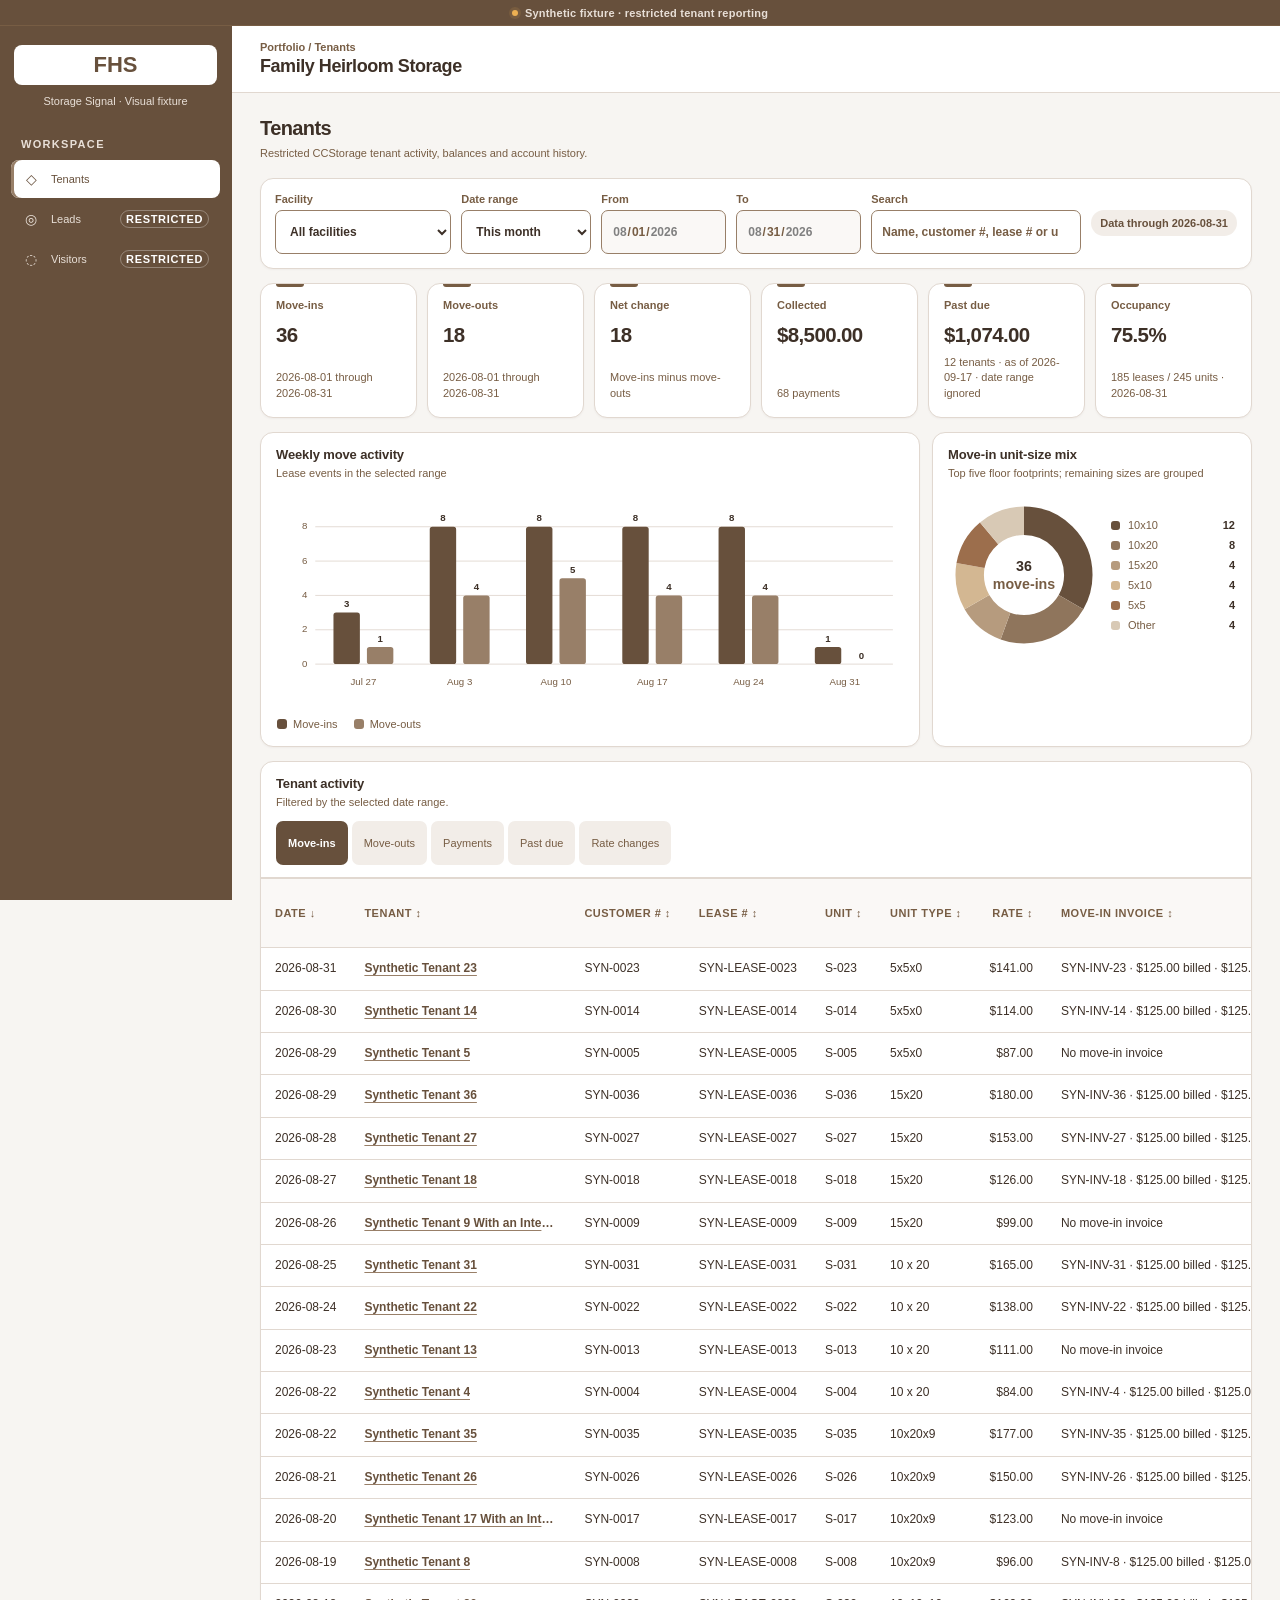
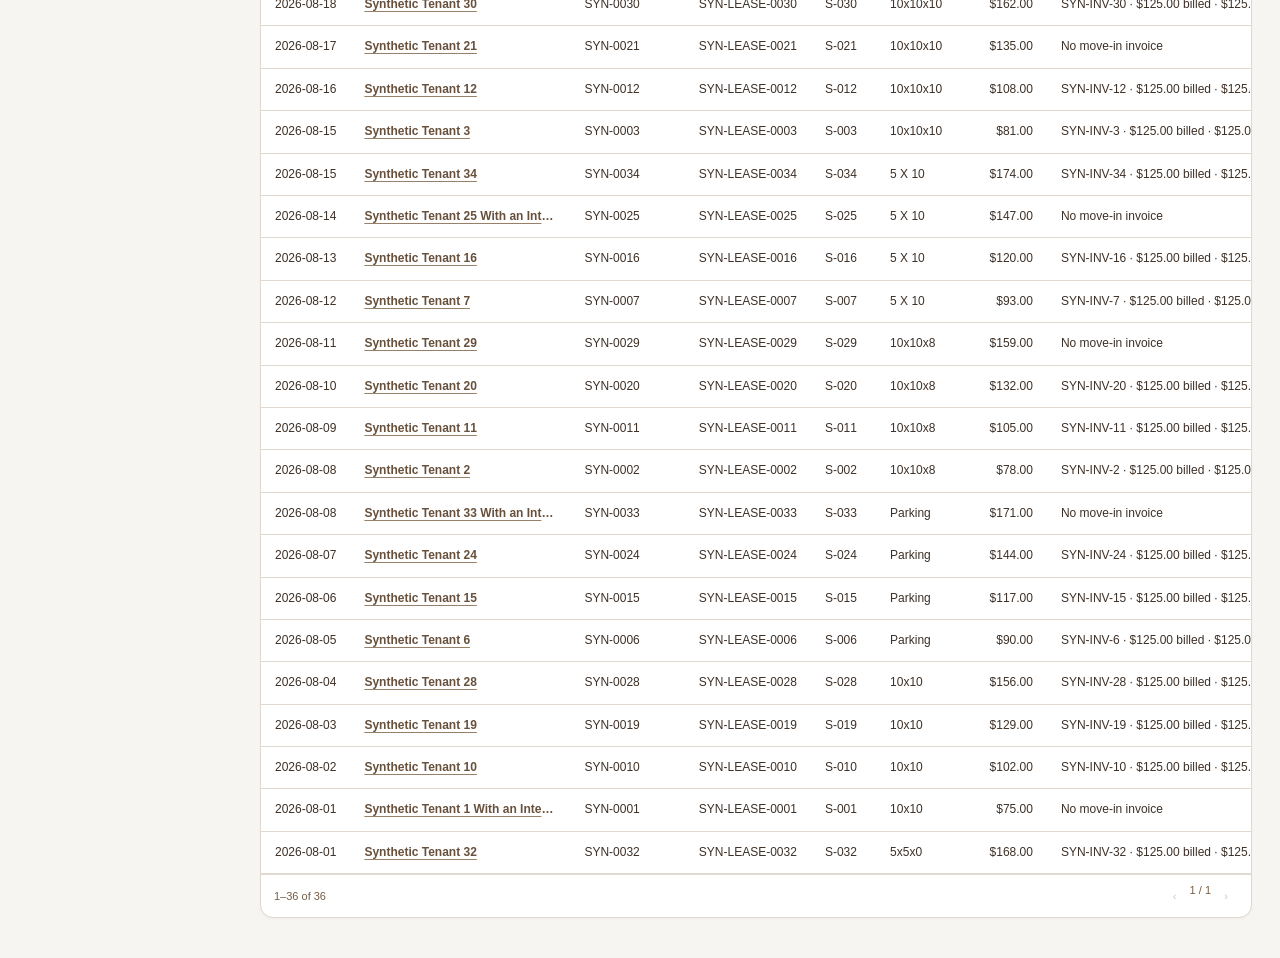
<file: tests/fixtures/tenants-visual.html>
<!doctype html>
<html lang="en">
<head>
  <meta charset="UTF-8" />
  <meta name="viewport" content="width=device-width, initial-scale=1.0" />
  <title>Synthetic Tenants visual fixture</title>
  <link rel="stylesheet" href="../../styles.css" />
  <style>.brand-logo-panel strong { display: block; color: var(--brand-primary); font-size: 22px; text-align: center; }</style>
</head>
<body>
  <div class="prototype-ribbon" id="mode-ribbon"><span class="ribbon-dot"></span>Synthetic fixture · restricted tenant reporting</div>
  <div class="shell">
    <aside class="sidebar">
      <div class="brand"><div class="brand-logo-panel"><strong>FHS</strong></div><span class="brand-caption">Storage Signal · Visual fixture</span></div>
      <nav><p class="nav-label">Workspace</p><button class="nav-item active"><span class="nav-glyph">◇</span>Tenants <span class="nav-restricted">Restricted</span></button><button class="nav-item"><span class="nav-glyph">◎</span>Leads <span class="nav-restricted">Restricted</span></button><button class="nav-item"><span class="nav-glyph">◌</span>Visitors <span class="nav-restricted">Restricted</span></button></nav>
    </aside>
    <div class="main">
      <header class="topbar"><div class="heading"><p>Portfolio / Tenants</p><h1>Family Heirloom Storage</h1></div></header>
      <main id="content">
        <section class="welcome-row"><div><h2>Tenants</h2><p>Restricted CCStorage tenant activity, balances and account history.</p></div></section>
        <section id="tenants-view" aria-label="Restricted tenant reporting"><div id="tenants-root"></div></section>
        <section id="leads-view" class="hidden" aria-label="Restricted lead reporting"><div id="leads-root"></div></section>
        <section id="visitors-view" class="hidden" aria-label="Restricted visitor reporting"><div id="visitors-root"></div></section>
      </main>
    </div>
  </div>
  <dialog class="tenant-dialog" id="tenant-dialog" aria-labelledby="tenant-dialog-title">
    <div class="tenant-dialog-shell">
      <header>
        <div class="tenant-dialog-heading-row">
          <button class="tenant-dialog-back" id="tenant-dialog-back" type="button" hidden>← Back to list</button>
          <div><p class="drawer-eyebrow">Restricted data</p><h2 id="tenant-dialog-title" tabindex="-1">Tenant details</h2></div>
        </div>
        <button class="close-button" id="tenant-dialog-close" type="button" aria-label="Close tenant details">×</button>
      </header>
      <div id="tenant-dialog-body" class="tenant-dialog-body"></div>
    </div>
  </dialog>
  <script src="tenants-visual-fixture.js"></script>
  <script src="journeys-visual-fixture.js"></script>
  <script src="../../tenants.js"></script>
  <script src="../../journeys.js"></script>
  <script>
    const fixture = globalThis.tenantsVisualFixture;
    const journeys = globalThis.journeysVisualFixture;
    const view = globalThis.tenantDashboard.createInitialView(fixture.index);
    const params = new URLSearchParams(location.search);
    const mode = params.get("mode") || "view";
    document.getElementById("tenants-root").innerHTML = globalThis.tenantDashboard.renderTenantView(fixture.index, view);
    if (mode === "list") {
      document.getElementById("tenant-dialog-title").textContent = "Collected";
      document.getElementById("tenant-dialog-body").innerHTML = globalThis.tenantDashboard.renderScorecardDialog("Collected", "payments", fixture.index.payments);
      document.getElementById("tenant-dialog").showModal();
    }
    if (mode === "profile") {
      const profile = Object.values(fixture.facility.profiles)[0];
      const back = document.getElementById("tenant-dialog-back");
      back.hidden = false;
      back.textContent = "← Back to Move-ins";
      document.getElementById("tenant-dialog-title").textContent = profile.name;
      const journeyLeads = journeys.leads.leads.filter(lead => (journeys.leads.byCustomer[profile.customer_id] || []).includes(lead.id));
      document.getElementById("tenant-dialog-body").innerHTML = globalThis.tenantDashboard.renderProfile(profile, fixture.facility.facility.name, journeyLeads);
      document.getElementById("tenant-dialog").showModal();
    }
    if (["leads", "lead", "visitors", "visitor"].includes(mode)) {
      document.getElementById("tenants-view").classList.add("hidden");
      document.querySelector(".welcome-row h2").textContent = mode.startsWith("lead") ? "Leads" : "Visitors";
    }
    if (mode === "leads" || mode === "lead") {
      document.getElementById("leads-view").classList.remove("hidden");
      const leadView = globalThis.journeyDashboard.initialLeadView(journeys.leads);
      document.getElementById("leads-root").innerHTML = globalThis.journeyDashboard.renderLeadsView(journeys.leads, leadView);
      if (mode === "lead") {
        document.getElementById("tenant-dialog-title").textContent = "Lead journey";
        document.getElementById("tenant-dialog-body").innerHTML = globalThis.journeyDashboard.renderLeadDialog(journeys.leads.leads[0]);
        document.getElementById("tenant-dialog").showModal();
      }
    }
    if (mode === "visitors" || mode === "visitor") {
      document.getElementById("visitors-view").classList.remove("hidden");
      const visitorView = globalThis.journeyDashboard.initialVisitorView(journeys.visitors);
      document.getElementById("visitors-root").innerHTML = globalThis.journeyDashboard.renderVisitorsView(journeys.visitors, visitorView);
      if (mode === "visitor") {
        const visitor = journeys.visitors.visitors[0];
        document.getElementById("tenant-dialog-title").textContent = "Visitor timeline";
        document.getElementById("tenant-dialog-body").innerHTML = globalThis.journeyDashboard.renderVisitorDialog(visitor, journeys.timelines[visitor.vid]);
        document.getElementById("tenant-dialog").showModal();
      }
    }
    document.body.dataset.ready = "true";
  </script>
</body>
</html>
</file>
<file: styles.css>
/* Owner-approved FHS palette. Supporting tones are derived warm neutrals. */
:root {
  --brand-primary: #67503c;
  --brand-secondary: #775d44;
  --brand-accent: #987f68;
  --brand-white: #ffffff;
  --brand-soft: #f2ede8;
  --brand-tint: #e5dbd2;
  --ink: #3d3027;
  --muted: var(--brand-secondary);
  --faint: var(--brand-secondary);
  --canvas: #f7f5f2;
  --panel: var(--brand-white);
  --panel-soft: #faf8f6;
  --line: #e1d8d0;
  --line-dark: #cabbad;
  --control-border: var(--brand-accent);
  --on-brand: #ffffff;
  --on-brand-muted: #e8dfd7;
  --success: #24634f;
  --success-bg: #e9f3ee;
  --amber: #9c5c0d;
  --amber-bg: #fff1d8;
  --red: #a33e34;
  --red-bg: #fbe6e3;
  --blue: #356581;
  --blue-bg: #e6f0f5;
  --purple: #756184;
  --purple-bg: #f0ebf3;
  --shadow: 0 1px 2px rgba(61,48,39,.045);
  --shadow-lg: 0 24px 65px rgba(61,48,39,.18);
  --radius: 13px;
}

/* Monthly source reporting retains the existing dashboard layout. */
.report-note { display: block; margin-top: 4px; color: var(--muted); font-size: 11px; line-height: 1.45; }
.report-comparison { margin-top: 7px; color: var(--muted); font-size: 11px; line-height: 1.4; }
.facility-open { padding: 0; border: 0; background: transparent; color: var(--brand-primary); font-size: 11px; font-weight: 650; text-align: left; cursor: pointer; }
.facility-open:hover { text-decoration: underline; }
.source-strip { flex-wrap: wrap; row-gap: 8px; }
.source-item strong { font-size: 11px; }
.channel-list { overflow-x: auto; }
.channel-head, .channel-row { min-width: 430px; }
.kpi-card .kpi-head { font-size: 11px; }
.kpi-card .kpi-value { font-size: clamp(18px,1.55vw,25px); }
.panel .panel-header h3 { font-size: 13px; }
.panel .panel-header p, .panel .outcome-row small, .panel .attention-list small { font-size: 11px; }
.panel .outcome-row strong, .panel .outcome-row b, .panel .attention-list strong { font-size: 11px; }
.panel .channel-head { font-size: 11px; }
.panel .channel-row, .panel .channel-name strong, .panel .channel-lead strong { font-size: 11px; }
.panel .channel-name small, .panel .channel-lead small { font-size: 11px; }
.table-panel td { font-size: 11px; }

* { box-sizing: border-box; }
html, body { margin: 0; min-height: 100%; }
body { background: var(--canvas); color: var(--ink); font-family: Inter, ui-sans-serif, -apple-system, BlinkMacSystemFont, "Segoe UI", sans-serif; font-size: 14px; -webkit-font-smoothing: antialiased; }
button, input, select { font: inherit; }
button { color: inherit; }

.prototype-ribbon { position: fixed; inset: 0 0 auto 0; z-index: 100; display: flex; height: 26px; align-items: center; justify-content: center; gap: 7px; border-bottom: 1px solid var(--brand-secondary); background: var(--brand-primary); color: var(--on-brand-muted); font-size: 11px; font-weight: 650; letter-spacing: .02em; }
.ribbon-dot { width: 6px; height: 6px; border-radius: 50%; background: #edb052; box-shadow: 0 0 0 3px rgba(237,176,82,.12); }
.shell { display: flex; min-height: 100vh; padding-top: 26px; }

.sidebar { position: fixed; inset: 26px auto 0 0; z-index: 30; display: flex; width: 232px; flex-direction: column; border-right: 1px solid var(--brand-primary); background: var(--brand-primary); color: var(--on-brand); }
/* The supplied artwork is displayed whole, without recoloring or cropping. */
.brand { display: flex; flex-direction: column; align-items: stretch; gap: 10px; padding: 19px 14px 23px; }
.brand-logo-panel { padding: 7px 5px; border-radius: 8px; background: var(--brand-white); }
.brand-logo { display: block; width: 100%; height: auto; object-fit: contain; }
.brand-caption { color: var(--on-brand-muted); font-size: 11px; text-align: center; }
.sidebar nav { padding: 0 11px; }
.nav-label { margin: 8px 10px 10px; color: var(--on-brand-muted); font-size: 11px; font-weight: 800; letter-spacing: .12em; text-transform: uppercase; }
.nav-item { display: flex; width: 100%; align-items: center; gap: 11px; margin: 2px 0; padding: 10px 11px; border: 0; border-radius: 8px; background: transparent; color: var(--on-brand-muted); cursor: pointer; font-size: 11px; text-align: left; }
.nav-item:hover { background: rgba(255,255,255,.06); color: white; }
.nav-item.active { background: var(--brand-white); color: var(--brand-primary); box-shadow: inset 3px 0 0 var(--brand-accent); }
.nav-item.disabled { cursor: default; opacity: .72; }
.nav-glyph { display: grid; width: 18px; place-items: center; font-size: 14px; }
.soon { margin-left: auto; padding: 2px 5px; border-radius: 10px; background: rgba(255,255,255,.08); color: var(--on-brand-muted); font-size: 11px; }
.sidebar-foot { margin-top: auto; padding: 13px 11px 15px; }
.workspace { display: flex; align-items: center; gap: 9px; padding: 11px 9px; border: 1px solid rgba(255,255,255,.1); border-radius: 10px; background: rgba(255,255,255,.045); }
.workspace-avatar { display: grid; width: 31px; height: 31px; flex: 0 0 auto; place-items: center; border-radius: 8px; background: var(--brand-soft); color: var(--brand-primary); font-size: 11px; font-weight: 800; }
.workspace > div { min-width: 0; flex: 1; }
.workspace strong, .workspace small { display: block; overflow: hidden; text-overflow: ellipsis; white-space: nowrap; }
.workspace strong { font-size: 11px; }
.workspace small { margin-top: 3px; color: var(--on-brand-muted); font-size: 11px; }
.sidebar-foot > p { display: flex; align-items: center; gap: 6px; margin: 12px 7px 0; color: var(--on-brand-muted); font-size: 11px; }
.sidebar-foot > p span { width: 5px; height: 5px; border-radius: 50%; background: #efb65f; }
.plain-icon { display: grid; width: 29px; height: 29px; flex: 0 0 auto; place-items: center; border: 0; border-radius: 7px; background: transparent; color: inherit; cursor: pointer; }
.plain-icon:hover { background: rgba(152,127,104,.1); }

.main { min-width: 0; width: calc(100% - 232px); margin-left: 232px; }
.topbar { position: sticky; top: 26px; z-index: 20; display: flex; min-height: 67px; align-items: center; padding: 10px 28px; border-bottom: 1px solid var(--line); background: rgba(255,255,255,.94); backdrop-filter: blur(12px); }
.heading { flex: 1; }
.heading p { margin: 0 0 3px; color: var(--faint); font-size: 11px; font-weight: 650; }
.heading h1 { margin: 0; font-size: 18px; font-weight: 680; letter-spacing: -.025em; }
.header-actions { display: flex; align-items: center; gap: 8px; }
.icon-button, .avatar, .mobile-menu { display: grid; width: 32px; height: 32px; place-items: center; border: 1px solid var(--line-dark); border-radius: 8px; background: white; cursor: pointer; }
.icon-button { color: var(--muted); font-size: 11px; font-weight: 750; }
.avatar { border: 0; border-radius: 50%; background: var(--brand-primary); color: white; font-size: 11px; font-weight: 750; }
.mobile-menu { display: none; margin-right: 10px; border: 0; background: transparent; font-size: 17px; }
#content { max-width: 1500px; margin: 0 auto; padding: 24px 28px 40px; }

.welcome-row { display: flex; align-items: center; justify-content: space-between; gap: 20px; margin-bottom: 16px; }
.welcome-row > div { min-width: 0; max-width: 100%; }
.welcome-row h2 { margin: 0 0 5px; font-size: 20px; letter-spacing: -.03em; }
.welcome-row > div > p { margin: 0; color: var(--muted); font-size: 11px; line-height: 1.5; }
.welcome-row > div > p { overflow-wrap: anywhere; }
.freshness { display: flex; min-width: 190px; align-items: center; gap: 10px; padding: 10px 12px; border: 1px solid var(--line); border-radius: 9px; background: var(--brand-soft); }
.freshness-dot { width: 8px; height: 8px; flex: 0 0 auto; border: 2px solid white; border-radius: 50%; background: #47a47d; box-shadow: 0 0 0 3px var(--brand-tint); }
.freshness-dot.stale { background: var(--amber); }
.freshness small.freshness-warn { color: var(--amber); font-weight: 800; }
.freshness strong, .freshness small { display: block; }
.freshness strong { font-size: 11px; }
.freshness small { margin-top: 3px; color: var(--muted); font-size: 11px; }

.filter-bar { display: grid; grid-template-columns: 1.35fr 1fr 1.25fr 1fr auto; gap: 8px; margin-bottom: 12px; padding: 12px; border: 1px solid var(--line); border-radius: var(--radius); background: white; box-shadow: var(--shadow); }
.filter-bar label > span { display: block; margin: 0 0 5px 2px; color: var(--faint); font-size: 11px; font-weight: 750; letter-spacing: .04em; text-transform: uppercase; }
.filter-bar select, .table-tools select { width: 100%; height: 32px; padding: 6px 28px 6px 9px; border: 1px solid var(--line-dark); border-radius: 7px; outline: none; background: white; color: var(--ink); font-size: 11px; }
.filter-bar select:focus, .table-tools select:focus, .search input:focus { border-color: var(--brand-secondary); box-shadow: 0 0 0 3px rgba(119,93,68,.09); }
.reset-button { align-self: end; height: 32px; padding: 0 10px; border: 1px solid var(--line-dark); border-radius: 7px; background: var(--panel-soft); color: var(--muted); cursor: pointer; font-size: 11px; font-weight: 650; }
.reset-button:hover { border-color: var(--brand-accent); background: white; }

.source-strip { display: flex; min-width: 0; max-width: 100%; align-items: center; gap: 9px; margin-bottom: 12px; padding: 8px 10px; border: 1px solid var(--line); border-radius: 10px; background: white; overflow-x: auto; box-shadow: var(--shadow); }
.source-summary { display: flex; min-width: 148px; align-items: center; gap: 8px; padding-right: 11px; border-right: 1px solid var(--line); }
.pulse { width: 7px; height: 7px; border-radius: 50%; background: #4ba37e; box-shadow: 0 0 0 3px var(--success-bg); }
.source-summary strong, .source-summary small { display: block; }
.source-summary strong { font-size: 11px; }
.source-summary small { margin-top: 2px; color: var(--faint); font-size: 11px; }
.source-item { display: flex; flex: 0 0 auto; flex-wrap: wrap; align-items: center; gap: 6px; max-width: 100%; padding: 0 3px; }
.source-item > span { color: var(--muted); font-size: 11px; }
.source-logo { display: grid; width: 21px; height: 21px; place-items: center; border-radius: 6px; color: white; font-size: 11px; font-style: normal; font-weight: 800; }
.source-logo.cc { background: var(--brand-secondary); }
.source-logo.meta { background: #376fc0; }
.source-logo.google { background: #d45246; }
.source-logo.ga { background: #a54f0a; }
.state { display: inline-flex; align-items: center; gap: 4px; padding: 2px 5px; border-radius: 9px; font-size: 11px; text-transform: uppercase; }
.state::before { width: 4px; height: 4px; border-radius: 50%; background: currentColor; content: ""; }
.state.ok { background: var(--success-bg); color: var(--success); }
.state.warn { background: var(--amber-bg); color: var(--amber); }
.state.fixture { background: #f2e9ff; color: #70409a; }
.state.pending { background: var(--brand-soft); color: var(--muted); }
.strip-info { margin-left: auto; flex: 0 0 auto; border: 0; background: transparent; color: var(--brand-secondary); cursor: pointer; font-size: 11px; font-weight: 700; }

.kpi-grid { display: grid; grid-template-columns: repeat(6, minmax(0,1fr)); gap: 10px; margin-bottom: 12px; }
.kpi-card { position: relative; min-width: 0; padding: 14px; border: 1px solid var(--line); border-radius: var(--radius); background: white; box-shadow: var(--shadow); }
.kpi-card::before { position: absolute; top: 0; left: 14px; width: 27px; height: 3px; border-radius: 0 0 3px 3px; background: var(--accent, var(--brand-secondary)); content: ""; }
.kpi-head { display: flex; align-items: center; justify-content: space-between; gap: 5px; color: var(--muted); font-size: 11px; font-weight: 700; }
.kpi-info { display: grid; width: 14px; height: 14px; place-items: center; border: 1px solid var(--line-dark); border-radius: 50%; color: var(--faint); cursor: pointer; font-size: 11px; }
.kpi-value { margin: 10px 0 7px; font-size: clamp(19px, 1.65vw, 25px); font-weight: 730; letter-spacing: -.03em; white-space: nowrap; }
.kpi-foot { display: flex; min-width: 0; align-items: center; gap: 5px; white-space: nowrap; }
.delta { display: inline-flex; gap: 3px; padding: 3px 5px; border-radius: 5px; background: var(--success-bg); color: var(--success); font-size: 11px; font-weight: 750; }
.delta.bad { background: var(--red-bg); color: var(--red); }
.delta.neutral { background: var(--line); color: var(--muted); }
.kpi-foot small { overflow: hidden; color: var(--faint); font-size: 11px; text-overflow: ellipsis; }

.chart-grid { display: grid; grid-template-columns: minmax(0,1.65fr) minmax(300px,.7fr); gap: 12px; margin-bottom: 12px; }
.lower-grid { display: grid; grid-template-columns: minmax(0,1.12fr) minmax(300px,.88fr); gap: 12px; margin-bottom: 12px; }
.panel { min-width: 0; border: 1px solid var(--line); border-radius: var(--radius); background: white; box-shadow: var(--shadow); }
.panel-header { display: flex; align-items: flex-start; justify-content: space-between; gap: 14px; padding: 14px 15px 10px; }
.panel-header h3 { margin: 0 0 4px; font-size: 11px; letter-spacing: -.01em; }
.panel-header p { margin: 0; color: var(--faint); font-size: 11px; line-height: 1.45; }
.chart-toggle { display: flex; padding: 2px; border-radius: 7px; background: var(--brand-soft); }
.chart-toggle button { min-height: 24px; padding: 4px 8px; border: 0; border-radius: 5px; background: transparent; color: var(--faint); cursor: pointer; font-size: 11px; }
.chart-toggle button.active { background: white; color: var(--ink); box-shadow: var(--shadow); font-weight: 700; }
.trend-summary { display: flex; align-items: flex-end; justify-content: space-between; gap: 16px; padding: 2px 15px 0; }
.trend-summary span, .trend-summary strong, .trend-summary small { display: block; }
.trend-summary > div:first-child span { color: var(--faint); font-size: 11px; }
.trend-summary > div:first-child strong { margin-top: 3px; font-size: 20px; letter-spacing: -.04em; }
.trend-summary > div:first-child small { margin-top: 3px; color: var(--brand-secondary); font-size: 11px; font-weight: 700; }
.legend { display: flex; gap: 11px; color: var(--faint); font-size: 11px; }
.legend span { display: flex; align-items: center; gap: 5px; }
.line-key { width: 13px; height: 2px; border-radius: 2px; background: var(--brand-secondary); }
.bar-key { width: 10px; height: 7px; border-radius: 2px; background: var(--brand-tint); }
.chart-area { height: 220px; padding: 2px 10px 12px 3px; overflow-x: auto; overflow-y: hidden; }
.chart-area svg { width: 100%; min-width: 650px; height: 100%; overflow: visible; }
.grid-line { stroke: var(--line); stroke-width: 1; }
.axis-label { fill: var(--muted); font-size: 11px; }
.chart-bar { fill: var(--brand-tint); }
.chart-bar:last-of-type { fill: var(--brand-accent); }
.chart-path { fill: none; stroke: var(--brand-secondary); stroke-width: 2.2; stroke-linecap: round; stroke-linejoin: round; }
.chart-fill { fill: rgba(119,93,68,.065); }
.chart-dot { fill: white; stroke: var(--brand-secondary); stroke-width: 2; }
.chart-hit { fill: transparent; cursor: pointer; }
.svg-tooltip { pointer-events: none; }
.svg-tooltip rect { fill: var(--brand-primary); }
.svg-tooltip text { fill: white; font-size: 11px; }

.confidence-content { display: grid; grid-template-columns: 142px 1fr; align-items: center; gap: 4px; padding: 3px 15px 8px; }
.donut { position: relative; width: 132px; height: 132px; }
.donut svg { width: 100%; height: 100%; transform: rotate(-90deg); }
.donut-center { position: absolute; inset: 0; display: grid; place-content: center; text-align: center; }
.donut-center strong { font-size: 20px; letter-spacing: -.04em; }
.donut-center span { margin-top: 2px; color: var(--faint); font-size: 11px; }
.confidence-list { display: grid; gap: 8px; }
.confidence-row { display: grid; grid-template-columns: 6px 1fr auto; align-items: center; gap: 7px; }
.confidence-row i { width: 6px; height: 6px; border-radius: 2px; }
.confidence-row span { color: var(--muted); font-size: 11px; }
.confidence-row b { font-size: 11px; }
.panel-info { width: 22px; height: 22px; border: 1px solid var(--line); border-radius: 50%; color: var(--faint); font-size: 11px; }
.insight { display: flex; width: calc(100% - 28px); align-items: center; gap: 8px; margin: 2px 14px 14px; padding: 9px; border: 0; border-radius: 8px; background: var(--panel-soft); cursor: pointer; text-align: left; }
.insight > span { display: grid; width: 24px; height: 24px; flex: 0 0 auto; place-items: center; border-radius: 7px; background: var(--brand-soft); color: var(--brand-secondary); }
.insight p { min-width: 0; flex: 1; margin: 0; }
.insight strong, .insight small { display: block; }
.insight strong { font-size: 11px; }
.insight small { margin-top: 2px; color: var(--faint); font-size: 11px; line-height: 1.35; }
.insight b { color: var(--brand-secondary); font-size: 11px; }

.fixture-badge, .attention-count { padding: 3px 6px; border-radius: 8px; background: var(--brand-soft); color: var(--muted); font-size: 11px; font-weight: 750; letter-spacing: .05em; text-transform: uppercase; }
.attention-count { background: var(--amber-bg); color: var(--amber); }
.channel-list { min-width: 0; padding: 0 15px 14px; }
.channel-head, .channel-row { display: grid; grid-template-columns: minmax(110px,1.4fr) repeat(4,minmax(58px,.65fr)); align-items: center; gap: 8px; }
.channel-head { padding: 7px 0; border-bottom: 1px solid var(--line); color: var(--faint); font-size: 11px; font-weight: 750; letter-spacing: .04em; text-transform: uppercase; }
.channel-row { padding: 10px 0; border-bottom: 1px solid var(--line); font-size: 11px; }
.channel-row:last-child { border-bottom: 0; }
.channel-name { display: flex; align-items: center; gap: 7px; }
.channel-name i { display: grid; width: 24px; height: 24px; place-items: center; border-radius: 7px; color: white; font-size: 11px; font-style: normal; font-weight: 800; }
.channel-name strong, .channel-name small { display: block; }
.channel-name strong { font-size: 11px; }
.channel-name small { margin-top: 2px; color: var(--faint); font-size: 11px; }
.channel-row > span { color: var(--muted); }
.channel-lead small, .channel-lead strong { display: block; }
.channel-lead small { color: var(--faint); font-size: 11px; line-height: 1.25; }
.channel-lead strong { margin-top: 2px; color: var(--ink); font-size: 11px; }
.channel-lead .channel-subresult { margin-top: 4px; max-width: 190px; white-space: normal; }
.channel-row > span.good { color: var(--brand-secondary); font-weight: 750; }
.attention-list { padding: 0 15px 14px; }
.attention-list > button { display: flex; width: 100%; align-items: center; gap: 9px; padding: 10px 0; border: 0; border-bottom: 1px solid var(--line); background: transparent; cursor: pointer; text-align: left; }
.attention-list > button div { min-width: 0; flex: 1; }
.attention-list strong, .attention-list small { display: block; }
.attention-list strong { font-size: 11px; }
.attention-list small { margin-top: 3px; color: var(--faint); font-size: 11px; line-height: 1.4; }
.attention-list button > b { color: var(--brand-secondary); font-size: 11px; }
.alert-icon { display: grid; width: 25px; height: 25px; flex: 0 0 auto; place-items: center; border-radius: 7px; font-size: 11px; font-weight: 800; }
.alert-icon.warn { background: var(--amber-bg); color: var(--amber); }
.alert-icon.info { background: var(--blue-bg); color: var(--blue); }
.all-clear { display: flex; align-items: center; gap: 9px; margin-top: 10px; padding: 9px; border-radius: 8px; background: var(--brand-soft); }
.all-clear > span { display: grid; width: 25px; height: 25px; place-items: center; border-radius: 50%; background: var(--brand-tint); color: var(--brand-secondary); font-size: 11px; }
.all-clear p { margin: 0; }

.table-panel { overflow: hidden; }
.table-heading { align-items: center; }
.table-tools { display: flex; gap: 7px; }
.search { position: relative; display: block; }
.search span { position: absolute; top: 50%; left: 9px; transform: translateY(-50%); color: var(--faint); }
.search input { width: 190px; height: 32px; padding: 6px 9px 6px 28px; border: 1px solid var(--line-dark); border-radius: 7px; outline: none; font-size: 11px; }
.table-tools select { width: 120px; }
.table-scroll { overflow-x: auto; }
table { width: 100%; border-collapse: collapse; }
th { padding: 9px 11px; border-top: 1px solid var(--line); border-bottom: 1px solid var(--line); background: var(--panel-soft); color: var(--muted); font-size: 11px; font-weight: 800; letter-spacing: .045em; text-align: left; text-transform: uppercase; white-space: nowrap; }
th.sortable { cursor: pointer; user-select: none; }
th.sortable:hover { color: var(--brand-secondary); }
.sort-button { padding: 0; border: 0; background: transparent; color: inherit; cursor: pointer; font: inherit; letter-spacing: inherit; text-transform: inherit; white-space: inherit; }
th span { color: var(--muted); font-size: 11px; }
td { padding: 9px 11px; border-bottom: 1px solid var(--line); color: var(--ink); font-size: 11px; white-space: nowrap; }
tbody tr { cursor: pointer; transition: background 110ms ease; }
tbody tr:hover { background: var(--panel-soft); }
.facility-cell { display: flex; align-items: center; gap: 8px; }
.facility-monogram { display: grid; width: 27px; height: 27px; flex: 0 0 auto; place-items: center; border: 1px solid var(--line); border-radius: 7px; background: var(--brand-soft); color: var(--brand-secondary); font-size: 11px; font-weight: 800; }
.facility-name strong, .facility-name small { display: block; }
.facility-name strong { max-width: 210px; overflow: hidden; color: var(--ink); font-size: 11px; text-overflow: ellipsis; }
.facility-name small { margin-top: 2px; color: var(--faint); font-size: 11px; }
.number-strong { color: var(--ink); font-weight: 750; }
.mini-meter { display: flex; align-items: center; gap: 6px; }
.mini-meter i { display: block; width: 35px; height: 3px; overflow: hidden; border-radius: 3px; background: var(--brand-soft); }
.mini-meter i::after { display: block; width: var(--fill); height: 100%; border-radius: inherit; background: var(--brand-secondary); content: ""; }
.health-pill { display: inline-flex; align-items: center; gap: 4px; padding: 3px 6px; border-radius: 10px; font-size: 11px; font-weight: 750; }
.health-pill::before { width: 4px; height: 4px; border-radius: 50%; background: currentColor; content: ""; }
.health-pill.healthy { background: var(--brand-soft); color: var(--brand-secondary); }
.health-pill.review { background: var(--amber-bg); color: var(--amber); }
.empty-row { padding: 26px !important; color: var(--faint); text-align: center; }
.table-footer { display: flex; align-items: center; justify-content: space-between; padding: 9px 13px; border-top: 1px solid var(--line); color: var(--faint); font-size: 11px; }
.pagination { display: flex; gap: 3px; }
.page-button { display: grid; min-width: 24px; height: 24px; place-items: center; border: 1px solid transparent; border-radius: 6px; background: transparent; cursor: pointer; font-size: 11px; }
.page-button.active { border-color: var(--line-dark); background: white; color: var(--brand-secondary); font-weight: 800; }

.page-footer { display: flex; align-items: center; justify-content: space-between; gap: 16px; padding: 16px 2px 0; color: var(--faint); font-size: 11px; line-height: 1.5; }
.page-footer p { margin: 0; }
.page-footer button { flex: 0 0 auto; border: 0; background: transparent; color: var(--brand-secondary); cursor: pointer; font-size: 11px; font-weight: 750; }

.backdrop { position: fixed; inset: 0; z-index: 50; background: rgba(61,48,39,.48); backdrop-filter: blur(2px); }
.hidden { display: none !important; }
.drawer { position: fixed; inset: 26px 0 0 auto; z-index: 60; width: min(420px,100vw); overflow-y: auto; transform: translateX(102%); visibility: hidden; background: white; box-shadow: -18px 0 55px rgba(61,48,39,.16); transition: transform 220ms ease, visibility 0s linear 220ms; }
.drawer.open { transform: none; visibility: visible; transition-delay: 0s; }
.drawer > header, .modal > header { display: flex; align-items: flex-start; justify-content: space-between; gap: 16px; padding: 19px 20px 15px; border-bottom: 1px solid var(--line); }
.drawer h2, .modal h2 { margin: 4px 0 0; font-size: 17px; letter-spacing: -.025em; }
.drawer-eyebrow { margin: 0; color: var(--brand-secondary); font-size: 11px; font-weight: 800; letter-spacing: .1em; text-transform: uppercase; }
.close-button { display: grid; width: 29px; height: 29px; place-items: center; border: 0; border-radius: 7px; background: transparent; color: var(--muted); cursor: pointer; font-size: 18px; }
.close-button:hover { background: var(--brand-soft); }
#drawer-body { padding: 16px 20px 24px; }
.drawer-note { margin: 0 0 14px; padding: 9px 10px; border-radius: 8px; background: var(--panel-soft); color: var(--muted); font-size: 11px; line-height: 1.5; }
.drawer-kpis { display: grid; grid-template-columns: 1fr 1fr; gap: 8px; }
.drawer-kpi { padding: 11px; border: 1px solid var(--line); border-radius: 9px; background: white; }
.drawer-kpi span, .drawer-kpi strong { display: block; }
.drawer-kpi span { color: var(--faint); font-size: 11px; }
.drawer-kpi strong { margin-top: 5px; font-size: 15px; }
.drawer-section { margin-top: 18px; }
.drawer-section h3 { margin: 0 0 9px; font-size: 11px; }
.source-row { display: flex; align-items: center; gap: 9px; padding: 9px 0; border-bottom: 1px solid var(--line); }
.source-row .source-logo { width: 27px; height: 27px; }
.source-row div { min-width: 0; flex: 1; }
.source-row strong, .source-row small { display: block; }
.source-row strong { font-size: 11px; }
.source-row small { margin-top: 3px; color: var(--faint); font-size: 11px; }
.source-row b { font-size: 11px; }
.drawer-bars { display: grid; gap: 9px; }
.drawer-bar-head { display: flex; justify-content: space-between; margin-bottom: 4px; color: var(--muted); font-size: 11px; }
.drawer-bar-track { height: 6px; overflow: hidden; border-radius: 4px; background: var(--brand-soft); }
.drawer-bar-track i { display: block; height: 100%; border-radius: inherit; background: var(--brand-secondary); }

.modal { position: fixed; top: 50%; left: 50%; z-index: 70; width: min(650px,calc(100vw - 30px)); max-height: calc(100vh - 60px); overflow-y: auto; transform: translate(-50%,-50%); border-radius: 14px; background: white; box-shadow: var(--shadow-lg); }
.modal-body { padding: 17px 20px 21px; }
.definition-grid { display: grid; grid-template-columns: 1fr 1fr; gap: 9px; }
.definition-card { padding: 11px; border: 1px solid var(--line); border-radius: 9px; }
.definition-card strong { display: block; font-size: 11px; }
.definition-card p { margin: 4px 0 0; color: var(--muted); font-size: 11px; line-height: 1.5; }
.modal-callout { margin-bottom: 13px; padding: 10px; border-left: 3px solid var(--brand-secondary); border-radius: 0 8px 8px 0; background: var(--brand-soft); color: var(--muted); font-size: 11px; line-height: 1.5; }

.toast-region { position: fixed; right: 17px; bottom: 17px; z-index: 80; display: grid; gap: 7px; }
.development-mode { background: #6d3b88; }
.pending-value { color: var(--faint); font-size: 15px; letter-spacing: .02em; }
.outcome-list { display: grid; gap: 0; padding: 2px 15px 15px; }
.outcome-row { display: flex; align-items: center; justify-content: space-between; gap: 12px; padding: 10px 0; border-bottom: 1px solid var(--line); }
.outcome-row:last-child { border-bottom: 0; }
.outcome-row strong, .outcome-row small, .outcome-row b { display: block; }
.outcome-row strong { font-size: 11px; }
.outcome-row small { margin-top: 3px; color: var(--faint); font-size: 11px; }
.outcome-row > div:last-child { display: flex; align-items: center; gap: 7px; text-align: right; }
.outcome-row b { color: var(--muted); font-size: 11px; }
.empty-chart { display: grid; height: 100%; place-items: center; color: var(--faint); font-size: 11px; }
.load-failure { margin-top: 25px; padding: 30px; }
.load-failure h2 { margin: 0 0 8px; }
.load-failure p { color: var(--muted); }
.load-failure code { color: var(--red); }
.drawer-kpi small { margin-top: 6px; }
.toast { display: flex; min-width: 260px; align-items: center; gap: 9px; padding: 11px 12px; border: 1px solid var(--line); border-radius: 9px; background: white; box-shadow: 0 15px 40px rgba(61,48,39,.16); animation: toast-in 180ms ease-out; }
.toast > span { display: grid; width: 22px; height: 22px; place-items: center; border-radius: 50%; background: var(--brand-soft); color: var(--brand-secondary); font-size: 11px; }
.toast strong, .toast small { display: block; }
.toast strong { font-size: 11px; }
.toast small { margin-top: 2px; color: var(--faint); font-size: 11px; }
@keyframes toast-in { from { opacity: 0; transform: translateY(7px); } }

@media (max-width: 1200px) {
  .kpi-grid { grid-template-columns: repeat(3,1fr); }
  .filter-bar { grid-template-columns: repeat(4,1fr); }
  .reset-button { grid-column: 4; }
}
@media (max-width: 920px) {
  .sidebar { transform: translateX(-101%); visibility: hidden; transition: transform 200ms ease, visibility 0s linear 200ms; }
  .sidebar.open { transform: none; visibility: visible; transition-delay: 0s; }
  .main { width: 100%; margin-left: 0; }
  .mobile-menu { display: grid; }
  .chart-grid, .lower-grid { grid-template-columns: 1fr; }
  .filter-bar { grid-template-columns: 1fr 1fr; }
  .reset-button { grid-column: 2; }
}
@media (max-width: 650px) {
  .prototype-ribbon { justify-content: flex-start; padding-left: 12px; font-size: 11px; }
  .topbar { padding-inline: 15px; }
  #content { padding: 18px 14px 32px; }
  .welcome-row { align-items: flex-start; flex-direction: column; }
  .freshness { width: 100%; }
  .filter-bar { grid-template-columns: 1fr; }
  .reset-button { grid-column: auto; }
  .kpi-grid { grid-template-columns: repeat(2,minmax(0,1fr)); }
  .kpi-foot { align-items: flex-start; flex-direction: column; white-space: normal; }
  .kpi-foot small { width: 100%; white-space: normal; }
  .confidence-content { grid-template-columns: 1fr; justify-items: center; }
  .confidence-list { width: 100%; }
  .channel-list { overflow-x: visible; }
  .channel-head { display: none; }
  .channel-row { grid-template-columns: repeat(2,minmax(0,1fr)); min-width: 0; gap: 12px 18px; padding: 14px 0; }
  .channel-name { grid-column: 1 / -1; }
  .channel-row > span { min-width: 0; overflow-wrap: anywhere; }
  .channel-row > span::before { display: block; margin-bottom: 4px; color: var(--faint); content: attr(data-label); font-size: 11px; font-weight: 750; letter-spacing: .04em; text-transform: uppercase; }
  .channel-lead .channel-subresult { max-width: none; }
  .table-heading { align-items: flex-start; flex-direction: column; }
  .table-tools { width: 100%; }
  .search { flex: 1; }
  .search input { width: 100%; }
  .page-footer { align-items: flex-start; flex-direction: column; }
  .definition-grid { grid-template-columns: 1fr; }
}

.website-summary { display: flex; align-items: center; flex-wrap: wrap; gap: 18px; padding: 16px; margin-bottom: 12px; }
.website-summary > div { flex: 1; min-width: 90px; }
.website-summary strong { font-size: 12px; }
.website-summary b { display: block; font-size: 19px; }
.website-summary small { display: block; margin-top: 4px; font-size: 11px; color: var(--muted); }
.export-button { padding: 8px 11px; border: 1px solid var(--line-dark); border-radius: 7px; background: white; color: var(--brand-primary); font-size: 11px; cursor: pointer; white-space: nowrap; }
.detail-period { grid-template-columns: minmax(200px,360px) auto; justify-content: start; }
.detail-period .reset-button { grid-column: auto; }
.detail-filters { display: flex; flex-wrap: wrap; gap: 10px; margin: 0 0 12px; align-items: end; }
.detail-filters label { display: flex; flex: 1; flex-direction: column; gap: 6px; min-width: 180px; max-width: 420px; color: var(--muted); font-size: 11px; }
.detail-filters select { width: 100%; min-width: 0; padding: 10px; border: 1px solid var(--line-dark); border-radius: 7px; background: white; color: var(--ink); font-size: 12px; }
.detail-scope { margin: 10px 0 15px; color: var(--muted); font-size: 11px; line-height: 1.6; }
.period-coverage { margin: -6px 0 14px; }
.data-coverage { margin-bottom: 14px; padding: 14px 16px; border: 1px solid var(--line-dark); border-radius: 9px; background: var(--brand-soft); color: var(--ink); font-size: 12px; line-height: 1.6; }
.data-coverage p { margin: 4px 0 0; color: var(--muted); }
#ga-trend { overflow-x: auto; }
#ga-trend svg { max-width: none; }
.export-button:disabled { opacity: .45; cursor: default; }
.detail-panel { margin-bottom: 14px; }
.detail-panel .detail-scope, .detail-panel .detail-filters { margin: 10px 16px; }
.detail-toolbar { display: flex; flex-wrap: wrap; align-items: center; justify-content: space-between; gap: 10px; padding: 4px 16px 12px; }
.detail-toolbar input { max-width: 100%; width: 210px; padding: 9px; border: 1px solid var(--line-dark); border-radius: 7px; font-size: 12px; }
.detail-toggle { display: flex; flex-wrap: wrap; gap: 4px; padding: 3px; background: var(--brand-soft); border-radius: 8px; }
.detail-toggle button { padding: 8px 10px; border: 0; border-radius: 5px; background: transparent; cursor: pointer; font-size: 11px; color: var(--muted); }
.detail-toggle button.active { color: var(--brand-primary); background: white; box-shadow: var(--shadow); font-weight: 650; }
.detail-sort { padding: 0; border: 0; background: transparent; font-size: 11px; text-align: left; white-space: nowrap; cursor: pointer; }
.detail-panel td { font-size: 12px; }
.detail-panel th:first-child, .detail-panel td:first-child { min-width: 240px; max-width: 430px; white-space: normal; overflow-wrap: anywhere; }
.detail-panel table { min-width: 820px; }
.conversion-breakdown { margin-bottom: 14px; overflow: hidden; }
.conversion-breakdown-table { padding: 0 16px 12px; }
.conversion-breakdown table { table-layout: fixed; }
.conversion-breakdown th, .conversion-breakdown td { padding: 10px 8px; font-size: 12px; }
.conversion-breakdown th:first-child { width: 62%; white-space: normal; }
.conversion-breakdown td { font-variant-numeric: tabular-nums; text-align: right; white-space: normal; }
.conversion-actions { border-top: 1px solid var(--line); }
.conversion-actions summary { min-height: 44px; padding: 14px 20px; color: var(--brand-primary); cursor: pointer; font-size: 12px; font-weight: 700; }
.conversion-actions ul { display: grid; gap: 0; margin: 0; padding: 0 20px 16px; list-style: none; }
.conversion-actions li { display: flex; align-items: flex-start; justify-content: space-between; gap: 14px; border-bottom: 1px solid var(--line); padding: 10px 0; font-size: 12px; }
.conversion-actions li:last-child { border-bottom: 0; }
.conversion-actions li div { min-width: 0; }
.conversion-actions strong, .conversion-actions small { display: block; overflow-wrap: anywhere; }
.conversion-actions small { margin-top: 4px; color: var(--muted); font-size: 11px; }
.conversion-actions li > span { flex: 0 0 auto; color: var(--ink); font-variant-numeric: tabular-nums; font-weight: 700; text-align: right; }
.conversion-action-empty { color: var(--muted); }
.campaign-drill { padding: 0; border: 0; background: transparent; color: var(--brand-primary); font-size: 12px; cursor: pointer; text-align: left; font-weight: 650; }
.campaign-drill:hover { text-decoration: underline; }
.pagination span { font-size: 11px; color: var(--muted); }
.page-button:disabled { opacity: .35; cursor: default; }
.sr-only { position: absolute; width: 1px; height: 1px; overflow: hidden; clip-path: inset(50%); }
@media(max-width:650px) { .detail-period { grid-template-columns: 1fr; } .detail-filters label { min-width: 100%; } .detail-toolbar input { width: 100%; } .website-summary > div:first-child { min-width: 100%; } .detail-panel .panel-header { flex-wrap: wrap; } .conversion-actions li { align-items: flex-start; flex-direction: column; gap: 5px; } .conversion-actions li > span { text-align: left; } }

/* FHS identity and native interaction surfaces. */
::selection { color: var(--brand-white); background: var(--brand-primary); }
html { scrollbar-color: var(--brand-accent) var(--brand-soft); }
input, select, textarea { caret-color: var(--brand-primary); }
input::placeholder { color: var(--muted); opacity: 1; }
button:focus-visible, a:focus-visible, input:focus-visible, select:focus-visible, summary:focus-visible, [tabindex]:focus-visible { outline: 2px solid var(--brand-primary); outline-offset: 3px; }
.sidebar button:focus-visible { outline-color: var(--brand-white); }
.filter-bar select, .table-tools select, .search input, .detail-filters select, .detail-toolbar input, .export-button, .reset-button { border-color: var(--control-border); }
.heading { min-width: 0; }
.header-logo { display: none; width: 200px; max-width: 100%; height: auto; object-fit: contain; }
.brand-emblem { width: 36px; height: 36px; border: 1px solid var(--line); border-radius: 6px; background: var(--brand-white); object-fit: contain; }
.overview-bar { fill: var(--brand-secondary); stroke: var(--brand-secondary); stroke-width: 1; opacity: .8; }
.overview-bar.is-partial { fill: var(--brand-accent); stroke-dasharray: 4 2; }
.overview-bar.is-selected { fill: var(--brand-primary); opacity: 1; }
.overview-bar.is-partial.is-selected { fill: var(--brand-accent); }
@media (max-width: 920px) {
  .header-logo { display: block; }
  .header-brand-name, .heading p { display: none; }
}

/* Restricted tenant workspace */
.tenant-nav-item { flex-wrap: wrap; }
.nav-restricted { margin-left: auto; border: 1px solid rgba(255,255,255,.3); border-radius: 999px; padding: 2px 5px; color: var(--brand-white); font-size: 11px; font-weight: 800; letter-spacing: .06em; text-transform: uppercase; }
.tenant-facility-link { width: 100%; min-height: 44px; margin: 0 0 14px; border: 1px solid var(--control-border); border-radius: 8px; background: var(--brand-soft); padding: 10px 12px; color: var(--brand-primary); cursor: pointer; font: inherit; font-size: 11px; font-weight: 750; }
.tenant-facility-link:hover { border-color: var(--brand-primary); background: white; }
.tenant-loading, .tenant-unavailable { margin: 0; padding: 28px; color: var(--muted); font-size: 13px; text-align: center; }
.tenant-unavailable { border-style: dashed; }
.tenant-filter-bar { position: relative; z-index: 1; display: grid; grid-template-columns: minmax(150px,1.2fr) minmax(130px,.8fr) minmax(125px,.7fr) minmax(125px,.7fr) minmax(210px,1.4fr) auto; gap: 10px; align-items: end; margin-bottom: 14px; padding: 14px; border: 1px solid var(--line); border-radius: var(--radius); background: var(--panel); box-shadow: var(--shadow); }
.tenant-filter-bar label { min-width: 0; color: var(--muted); font-size: 11px; font-weight: 750; }
.tenant-filter-bar label > span { display: block; margin-bottom: 5px; }
.tenant-filter-bar input, .tenant-filter-bar select, .tenant-dialog-toolbar input { width: 100%; min-width: 0; min-height: 44px; border: 1px solid var(--control-border); border-radius: 7px; background: white; padding: 9px 10px; color: var(--ink); font: inherit; font-size: 12px; }
.tenant-filter-bar input:disabled { background: var(--panel-soft); color: var(--faint); }
.tenant-cutoff { align-self: center; border-radius: 999px; background: var(--brand-soft); padding: 7px 9px; color: var(--brand-primary); font-size: 11px; font-weight: 800; white-space: nowrap; }
.tenant-scorecards { display: grid; grid-template-columns: repeat(6,minmax(0,1fr)); grid-auto-rows: 1fr; gap: 10px; margin-bottom: 14px; }
.tenant-scorecard { position: relative; display: flex; min-width: 0; min-height: 132px; flex-direction: column; border: 1px solid var(--line); border-radius: var(--radius); background: white; padding: 15px; box-shadow: var(--shadow); cursor: pointer; text-align: left; transition: border-color 140ms ease, box-shadow 140ms ease, transform 140ms ease; }
.tenant-scorecard::before { position: absolute; top: 0; left: 15px; width: 28px; height: 3px; border-radius: 0 0 3px 3px; background: var(--brand-secondary); content: ""; }
.tenant-scorecard:hover { border-color: var(--brand-accent); box-shadow: var(--shadow-lg); transform: translateY(-1px); }
.tenant-scorecard span, .tenant-scorecard strong, .tenant-scorecard small { display: block; }
.tenant-scorecard span { color: var(--muted); font-size: 11px; font-weight: 750; }
.tenant-scorecard strong { margin: 12px 0 8px; color: var(--ink); font-size: clamp(18px,1.6vw,25px); font-variant-numeric: tabular-nums; letter-spacing: -.03em; overflow-wrap: anywhere; }
.tenant-scorecard small { margin-top: auto; color: var(--faint); font-size: 11px; line-height: 1.45; }
.tenant-search-note { color: var(--brand-secondary); font-weight: 800; }
.tenant-chart-grid { display: grid; grid-template-columns: minmax(0,1.35fr) minmax(320px,.65fr); gap: 12px; margin-bottom: 14px; }
.tenant-chart-panel { min-height: 310px; overflow: hidden; }
.tenant-chart-panel .panel-header p, .tenant-activity-panel .panel-header p { font-size: 11px; }
.tenant-chart-scroll { overflow-x: auto; padding: 2px 12px 0; }
.tenant-weekly-chart { display: block; width: 100%; min-width: 620px; height: 224px; }
.tenant-weekly-chart line { stroke: var(--line); stroke-width: 1; }
.tenant-weekly-chart text { fill: var(--muted); font-size: 11px; font-variant-numeric: tabular-nums; }
.tenant-weekly-chart .tenant-bar-value { fill: var(--ink); font-size: 11px; font-weight: 750; }
.tenant-weekly-chart .tenant-week-label { fill: var(--muted); font-size: 11px; }
.tenant-bar-in { fill: var(--brand-primary); }
.tenant-bar-out { fill: var(--brand-accent); }
.tenant-chart-legend { display: flex; gap: 16px; padding: 0 16px 16px; color: var(--muted); font-size: 11px; }
.tenant-chart-legend span { display: inline-flex; align-items: center; gap: 6px; }
.tenant-chart-legend i { width: 10px; height: 10px; border-radius: 3px; }
.tenant-chart-legend .is-in { background: var(--brand-primary); }
.tenant-chart-legend .is-out { background: var(--brand-accent); }
.tenant-pie-layout { display: grid; grid-template-columns: 150px minmax(0,1fr); align-items: center; gap: 12px; padding: 8px 16px 18px; }
.tenant-pie { width: 150px; max-width: 100%; transform: rotate(-90deg); }
.tenant-pie text { fill: var(--ink); font-size: 11px; font-weight: 750; transform: rotate(90deg); transform-origin: center; }
.tenant-pie text:last-child { fill: var(--muted); font-size: 11px; font-weight: 650; }
.tenant-pie-layout ul { display: grid; gap: 8px; margin: 0; padding: 0; list-style: none; }
.tenant-pie-layout li { display: grid; grid-template-columns: 10px minmax(0,1fr) auto; align-items: center; gap: 7px; color: var(--muted); font-size: 11px; }
.tenant-pie-layout li i { width: 9px; height: 9px; border-radius: 3px; background: var(--tenant-color); }
.tenant-pie-layout li strong { color: var(--ink); }
.tenant-empty { padding: 24px !important; color: var(--faint); font-size: 12px; line-height: 1.5; text-align: center; }
.tenant-chart-panel > .tenant-empty { display: grid; min-height: 220px; place-items: center; }
.tenant-tabs { display: flex; flex-wrap: wrap; gap: 4px; padding: 0 15px 12px; }
.tenant-tabs button { min-height: 44px; border: 0; border-radius: 7px; background: var(--brand-soft); padding: 9px 12px; color: var(--muted); cursor: pointer; font-size: 11px; }
.tenant-tabs button.active { background: var(--brand-primary); color: white; font-weight: 750; }
.tenant-activity-panel { overflow: hidden; }
.tenant-table-scroll { max-width: 100%; overflow: auto; border-top: 1px solid var(--line); }
.tenant-table { width: 100%; min-width: 820px; border-collapse: collapse; font-variant-numeric: tabular-nums; }
.tenant-table tbody tr { cursor: default; }
.tenant-table th, .tenant-table td { padding: 12px 14px; font-size: 12px; line-height: 1.45; text-align: left; vertical-align: baseline; white-space: nowrap; }
.tenant-table th { background: var(--panel-soft); }
.tenant-table th button { min-height: 44px; border: 0; background: transparent; padding: 4px 0; color: var(--muted); cursor: pointer; font: inherit; font-size: 11px; font-weight: 800; letter-spacing: .045em; line-height: 1.2; text-align: left; text-transform: uppercase; }
.tenant-table td small { display: block; max-width: 280px; margin-top: 4px; color: var(--faint); line-height: 1.4; white-space: normal; }
.tenant-name-cell { width: 220px; max-width: 220px; }
.tenant-name { display: inline-block; max-width: 100%; min-height: 0; border: 0; background: transparent; padding: 0; overflow: hidden; color: var(--brand-primary); cursor: pointer; font: inherit; font-weight: 750; line-height: inherit; text-align: left; text-decoration: underline; text-decoration-color: var(--brand-accent); text-overflow: ellipsis; text-underline-offset: 3px; vertical-align: baseline; white-space: nowrap; }
.tenant-name:hover { color: var(--ink); text-decoration-color: currentColor; }
.tenant-facility-cell { width: 250px; max-width: 250px; overflow: hidden; text-overflow: ellipsis; }
.tenant-number { text-align: right !important; font-variant-numeric: tabular-nums; }
.tenant-table th.tenant-number button { width: 100%; text-align: right; }
.tenant-group-row th { border-block: 1px solid var(--line-dark); background: var(--brand-soft); color: var(--brand-primary); font-size: 11px; }
.tenant-dialog { width: min(1100px,calc(100vw - 32px)); max-width: none; height: min(88vh,900px); max-height: none; border: 0; border-radius: 14px; padding: 0; background: white; color: var(--ink); box-shadow: var(--shadow-lg); }
.tenant-dialog::backdrop { background: rgba(61,48,39,.44); }
.tenant-dialog-shell { height: 100%; display: flex; flex-direction: column; min-width: 0; }
.tenant-dialog-shell > header { display: flex; flex: 0 0 auto; align-items: center; justify-content: space-between; gap: 16px; border-bottom: 1px solid var(--line); padding: 16px 20px; }
.tenant-dialog-heading-row { display: flex; min-width: 0; align-items: center; gap: 14px; }
.tenant-dialog-heading-row > div { min-width: 0; }
.tenant-dialog .drawer-eyebrow { font-size: 11px; }
.tenant-dialog-back { min-height: 44px; flex: 0 0 auto; border: 1px solid var(--control-border); border-radius: 8px; background: var(--brand-soft); padding: 8px 11px; color: var(--brand-primary); cursor: pointer; font-size: 11px; font-weight: 750; }
.tenant-dialog-back:hover { border-color: var(--brand-primary); background: white; }
.tenant-dialog .close-button { width: 44px; height: 44px; }
.tenant-dialog-shell h2 { max-width: 760px; margin: 5px 0 0; overflow: hidden; font-size: 22px; letter-spacing: -.025em; text-overflow: ellipsis; white-space: nowrap; }
.tenant-dialog-body { flex: 1; min-height: 0; overflow-y: auto; padding: 16px 20px 24px; }
.tenant-dialog-toolbar { display: flex; align-items: flex-end; justify-content: space-between; gap: 16px; margin-bottom: 14px; }
.tenant-dialog-toolbar label { width: min(360px,100%); color: var(--muted); font-size: 11px; font-weight: 750; }
.tenant-dialog-toolbar label span { display: block; margin-bottom: 5px; }
.tenant-dialog-toolbar strong { color: var(--muted); font-size: 12px; text-align: right; }
.tenant-profile-head { display: flex; align-items: flex-start; justify-content: space-between; gap: 20px; border: 1px solid var(--line); border-radius: 10px; background: var(--panel-soft); padding: 16px; }
.tenant-profile-head > div:first-child { min-width: 0; }
.tenant-profile-head p, .tenant-profile-head h3, .tenant-profile-head span { margin: 0; }
.tenant-profile-head p { max-width: 70ch; overflow: hidden; color: var(--brand-secondary); font-size: 11px; font-weight: 800; text-overflow: ellipsis; text-transform: uppercase; white-space: nowrap; }
.tenant-profile-head h3 { margin-top: 6px; font-size: 22px; overflow-wrap: anywhere; }
.tenant-profile-head > div:first-child > span { display: block; margin-top: 5px; color: var(--muted); font-size: 12px; }
.tenant-flags { display: flex; flex-wrap: wrap; justify-content: flex-end; gap: 6px; }
.tenant-flags span { border-radius: 999px; background: var(--amber-bg); padding: 5px 8px; color: var(--amber); font-size: 11px; font-weight: 750; text-transform: capitalize; }
.tenant-profile-stats { display: grid; grid-template-columns: repeat(5,minmax(0,1fr)); gap: 8px; margin-top: 12px; }
.tenant-profile-stats div { min-width: 0; border: 1px solid var(--line); border-radius: 9px; padding: 12px; }
.tenant-profile-stats span, .tenant-profile-stats strong { display: block; }
.tenant-profile-stats span { color: var(--faint); font-size: 11px; line-height: 1.4; }
.tenant-profile-stats strong { margin-top: 7px; font-size: 16px; font-variant-numeric: tabular-nums; overflow-wrap: anywhere; }
.tenant-profile-contact { display: grid; grid-template-columns: 1fr 1fr; gap: 10px; margin-top: 12px; }
.tenant-profile-contact div { border: 1px solid var(--line); border-radius: 9px; padding: 12px; }
.tenant-profile-contact h4, .tenant-profile-contact p { margin: 0; }
.tenant-profile-contact h4, .tenant-profile-section h4 { font-size: 12px; }
.tenant-profile-contact p { margin-top: 5px; color: var(--muted); font-size: 12px; line-height: 1.5; }
.tenant-profile-section { margin-top: 18px; }
.tenant-profile-section > h4 { margin: 0 0 8px; }
.tenant-profile-title { display: flex; align-items: baseline; justify-content: space-between; gap: 16px; }
.tenant-profile-title h4, .tenant-profile-title p { margin: 0 0 8px; }
.tenant-profile-title p { color: var(--muted); font-size: 12px; }
.tenant-profile-table { min-width: 1500px; }
.tenant-inline-list { min-width: 190px; margin: 0; padding-left: 16px; white-space: normal; }
.tenant-inline-list li + li { margin-top: 4px; }

/* Restricted lead and visitor journeys */
.journey-filter-bar { grid-template-columns: minmax(130px,.8fr) minmax(125px,.7fr) minmax(125px,.7fr) minmax(170px,1fr) minmax(145px,.85fr) minmax(190px,1.25fr) auto; }
.visitor-filter-bar { grid-template-columns: minmax(130px,.8fr) minmax(125px,.7fr) minmax(125px,.7fr) minmax(180px,1fr) minmax(210px,1.25fr) minmax(130px,.75fr) auto; }
.journey-check { display: flex; min-height: 44px; align-items: center; gap: 8px; border: 1px solid var(--control-border); border-radius: 7px; background: white; padding: 8px 10px; color: var(--ink) !important; cursor: pointer; }
.journey-check input { width: 18px !important; min-height: 18px !important; accent-color: var(--brand-primary); }
.journey-check span { margin: 0 !important; }
.journey-scorecard { cursor: default; }
.journey-scorecard:hover { border-color: var(--line); box-shadow: var(--shadow); transform: none; }
.journey-campaign-panel, .journey-channel-panel { margin-bottom: 14px; overflow: hidden; }
.journey-table-panel .panel-header p { max-width: 100ch; }
.journey-match-badge { display: inline-flex; width: max-content; max-width: 220px; align-items: center; border-radius: 999px; padding: 5px 8px; font-size: 11px; font-weight: 800; line-height: 1.35; white-space: normal; }
.journey-match-badge.confirmed { background: var(--success-bg); color: var(--success); }
.journey-match-badge.possible { background: var(--amber-bg); color: var(--amber); }
.journey-match-badge.none { background: var(--panel-soft); color: var(--muted); }
.journey-leads-table { min-width: 1050px; }
.journey-campaign-table { min-width: 900px; }
.journey-visitors-table { min-width: 850px; }
.journey-path-cell { max-width: 310px; overflow: hidden; text-overflow: ellipsis; }
.journey-privacy-note { margin: 0 0 14px; border: 1px solid var(--line); border-radius: 10px; background: var(--brand-soft); padding: 12px 14px; color: var(--brand-primary); font-size: 12px; line-height: 1.55; }
.journey-channel-list { display: grid; gap: 10px; margin: 0; padding: 4px 16px 18px; list-style: none; }
.journey-channel-list li { display: grid; grid-template-columns: minmax(150px,240px) minmax(120px,1fr) 45px; align-items: center; gap: 12px; color: var(--muted); font-size: 12px; }
.journey-channel-list svg { width: 100%; height: 10px; }
.journey-channel-track { fill: var(--panel-soft); }
.journey-channel-bar { fill: var(--brand-secondary); }
.journey-channel-list strong { color: var(--ink); text-align: right; }
.journey-dialog-summary { display: flex; align-items: flex-start; justify-content: space-between; gap: 16px; border: 1px solid var(--line); border-radius: 10px; background: var(--panel-soft); padding: 15px; }
.journey-dialog-summary h3, .journey-dialog-summary p, .journey-dialog-summary span { margin: 0; }
.journey-dialog-summary h3 { margin-top: 5px; font-size: 21px; overflow-wrap: anywhere; }
.journey-dialog-summary p, .journey-dialog-summary > div > span { color: var(--muted); font-size: 11px; }
.journey-timeline { position: relative; display: grid; gap: 0; margin-top: 16px; padding-left: 25px; }
.journey-timeline::before { position: absolute; top: 15px; bottom: 15px; left: 8px; width: 1px; background: var(--line-dark); content: ""; }
.journey-timeline-item { position: relative; padding: 0 0 22px 13px; }
.journey-timeline-item:last-child { padding-bottom: 0; }
.journey-timeline-dot { position: absolute; top: 8px; left: -22px; width: 10px; height: 10px; border: 2px solid white; border-radius: 50%; background: var(--brand-secondary); box-shadow: 0 0 0 1px var(--brand-secondary); }
.journey-timeline-item > div { border: 1px solid var(--line); border-radius: 10px; padding: 14px; }
.journey-timeline-item header { display: flex; align-items: flex-start; justify-content: space-between; gap: 12px; }
.journey-timeline-item h3, .journey-timeline-item p { margin: 0; }
.journey-timeline-item h3 { font-size: 14px; }
.journey-timeline-item header > span { color: var(--muted); font-size: 11px; }
.journey-timeline-item p { margin-top: 8px; color: var(--muted); font-size: 12px; line-height: 1.6; }
.journey-profile-link { width: auto; margin: 12px 0 0; }
.journey-answer-list { display: grid; grid-template-columns: repeat(2,minmax(0,1fr)); gap: 7px; margin: 12px 0 0; }
.journey-answer-list div { border-radius: 7px; background: var(--panel-soft); padding: 9px; }
.journey-answer-list dt { color: var(--faint); font-size: 11px; text-transform: capitalize; }
.journey-answer-list dd { margin: 4px 0 0; color: var(--ink); font-size: 12px; }
.journey-profile-list { display: grid; gap: 8px; }
.journey-profile-lead { border: 1px solid var(--line); border-radius: 9px; padding: 12px; }
.journey-profile-lead header { display: flex; align-items: flex-start; justify-content: space-between; gap: 12px; }
.journey-profile-lead header div span, .journey-profile-lead header div strong { display: block; }
.journey-profile-lead header div span { margin-top: 4px; color: var(--muted); font-size: 11px; }
.journey-profile-lead ul { display: grid; grid-template-columns: repeat(2,minmax(0,1fr)); gap: 6px; margin: 10px 0 0; padding: 0; list-style: none; }
.journey-profile-lead li { border-radius: 6px; background: var(--panel-soft); padding: 8px; }
.journey-profile-lead li span, .journey-profile-lead li strong { display: block; font-size: 11px; }
.journey-profile-lead li span { color: var(--faint); font-weight: 650; text-transform: capitalize; }
.journey-profile-lead li strong { margin-top: 3px; color: var(--ink); }
.journey-event-list { display: grid; gap: 8px; margin-top: 16px; }
.journey-event-list article { display: grid; grid-template-columns: 175px minmax(0,1fr); gap: 14px; border-bottom: 1px solid var(--line); padding: 0 0 10px; }
.journey-event-list time { color: var(--faint); font-size: 11px; font-variant-numeric: tabular-nums; }
.journey-event-list strong, .journey-event-list span, .journey-event-list small { display: block; }
.journey-event-list strong { font-size: 12px; }
.journey-event-list span, .journey-event-list small { margin-top: 4px; color: var(--muted); font-size: 11px; overflow-wrap: anywhere; }
.journey-visitor-id:focus-visible, .journey-profile-link:focus-visible, .journey-check:focus-within, .journey-match-badge:focus-visible { outline: 3px solid var(--brand-secondary); outline-offset: 2px; }

@media (max-width: 1200px) {
  .tenant-filter-bar { grid-template-columns: repeat(4,minmax(0,1fr)); }
  .tenant-search { grid-column: span 3; }
  .tenant-scorecards { grid-template-columns: repeat(3,minmax(0,1fr)); }
}
@media (max-width: 820px) {
  .tenant-filter-bar { grid-template-columns: 1fr 1fr; }
  .tenant-search { grid-column: 1 / -1; }
  .tenant-chart-grid { grid-template-columns: 1fr; }
  .tenant-profile-stats { grid-template-columns: repeat(2,minmax(0,1fr)); }
}
@media (max-width: 650px) {
  .tenant-filter-bar { grid-template-columns: 1fr; }
  .tenant-search { grid-column: auto; }
  .tenant-cutoff { justify-self: start; }
  .tenant-scorecards { grid-template-columns: repeat(2,minmax(0,1fr)); }
  .tenant-scorecard { min-height: 118px; padding: 12px; }
  .tenant-pie-layout { grid-template-columns: 120px minmax(0,1fr); }
  .tenant-pie { width: 120px; }
  .tenant-dialog { inset: 0; width: 100vw; height: 100dvh; max-height: none; margin: 0; border-radius: 0; }
  .tenant-dialog-shell > header { padding: 15px 14px 12px; }
  .tenant-dialog-heading-row { align-items: flex-start; flex-direction: column; gap: 9px; }
  .tenant-dialog-shell h2 { max-width: calc(100vw - 84px); white-space: normal; }
  .tenant-dialog-body { padding: 14px; }
  .tenant-dialog-toolbar, .tenant-profile-head, .tenant-profile-title { align-items: flex-start; flex-direction: column; }
  .tenant-dialog-toolbar strong { text-align: left; }
  .tenant-flags { justify-content: flex-start; }
  .tenant-profile-stats, .tenant-profile-contact { grid-template-columns: 1fr; }
  .tenant-filter-bar input, .tenant-filter-bar select, .tenant-dialog-toolbar input { font-size: 16px; }
  .journey-channel-list li { grid-template-columns: minmax(0,1fr) 38px; }
  .journey-channel-list svg { grid-column: 1 / -1; grid-row: 2; }
  .journey-dialog-summary, .journey-timeline-item header, .journey-profile-lead header { align-items: flex-start; flex-direction: column; }
  .journey-answer-list, .journey-profile-lead ul { grid-template-columns: 1fr; }
  .journey-event-list article { grid-template-columns: 1fr; gap: 5px; }
}
@media (prefers-reduced-motion: reduce) {
  .tenant-scorecard { transition: none; }
  .tenant-scorecard:hover { transform: none; }
}

.sources-panel { margin-top: 18px; }
.sources-panel .sources-badge { margin-left: 8px; border: 1px solid var(--line); border-radius: 999px; padding: 2px 6px; color: var(--muted); font-size: 11px; font-weight: 800; letter-spacing: .06em; text-transform: uppercase; vertical-align: middle; }
.sources-panel .sources-total { padding-top: 0; }
.sources-panel .sources-heading { margin: 12px 0 0; }
.sources-panel .sources-sub { padding-left: 18px; }
</file>
